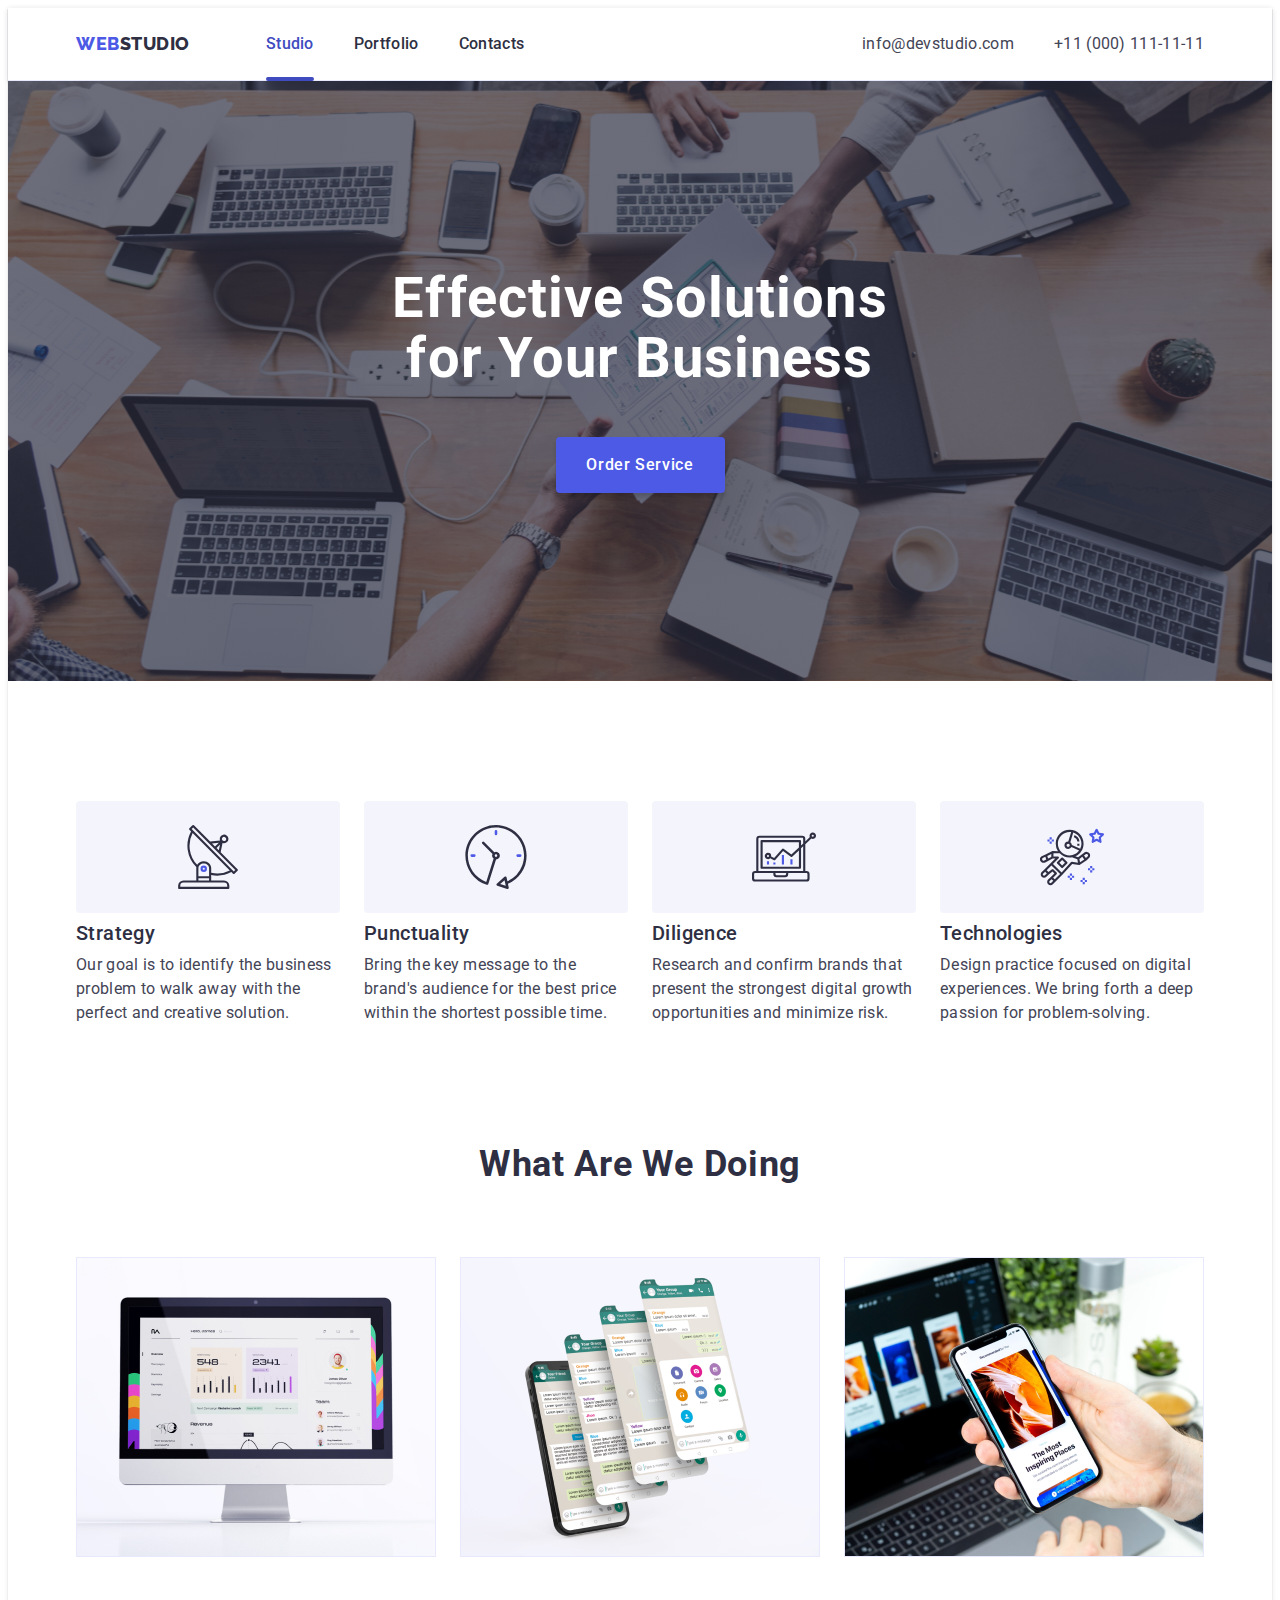
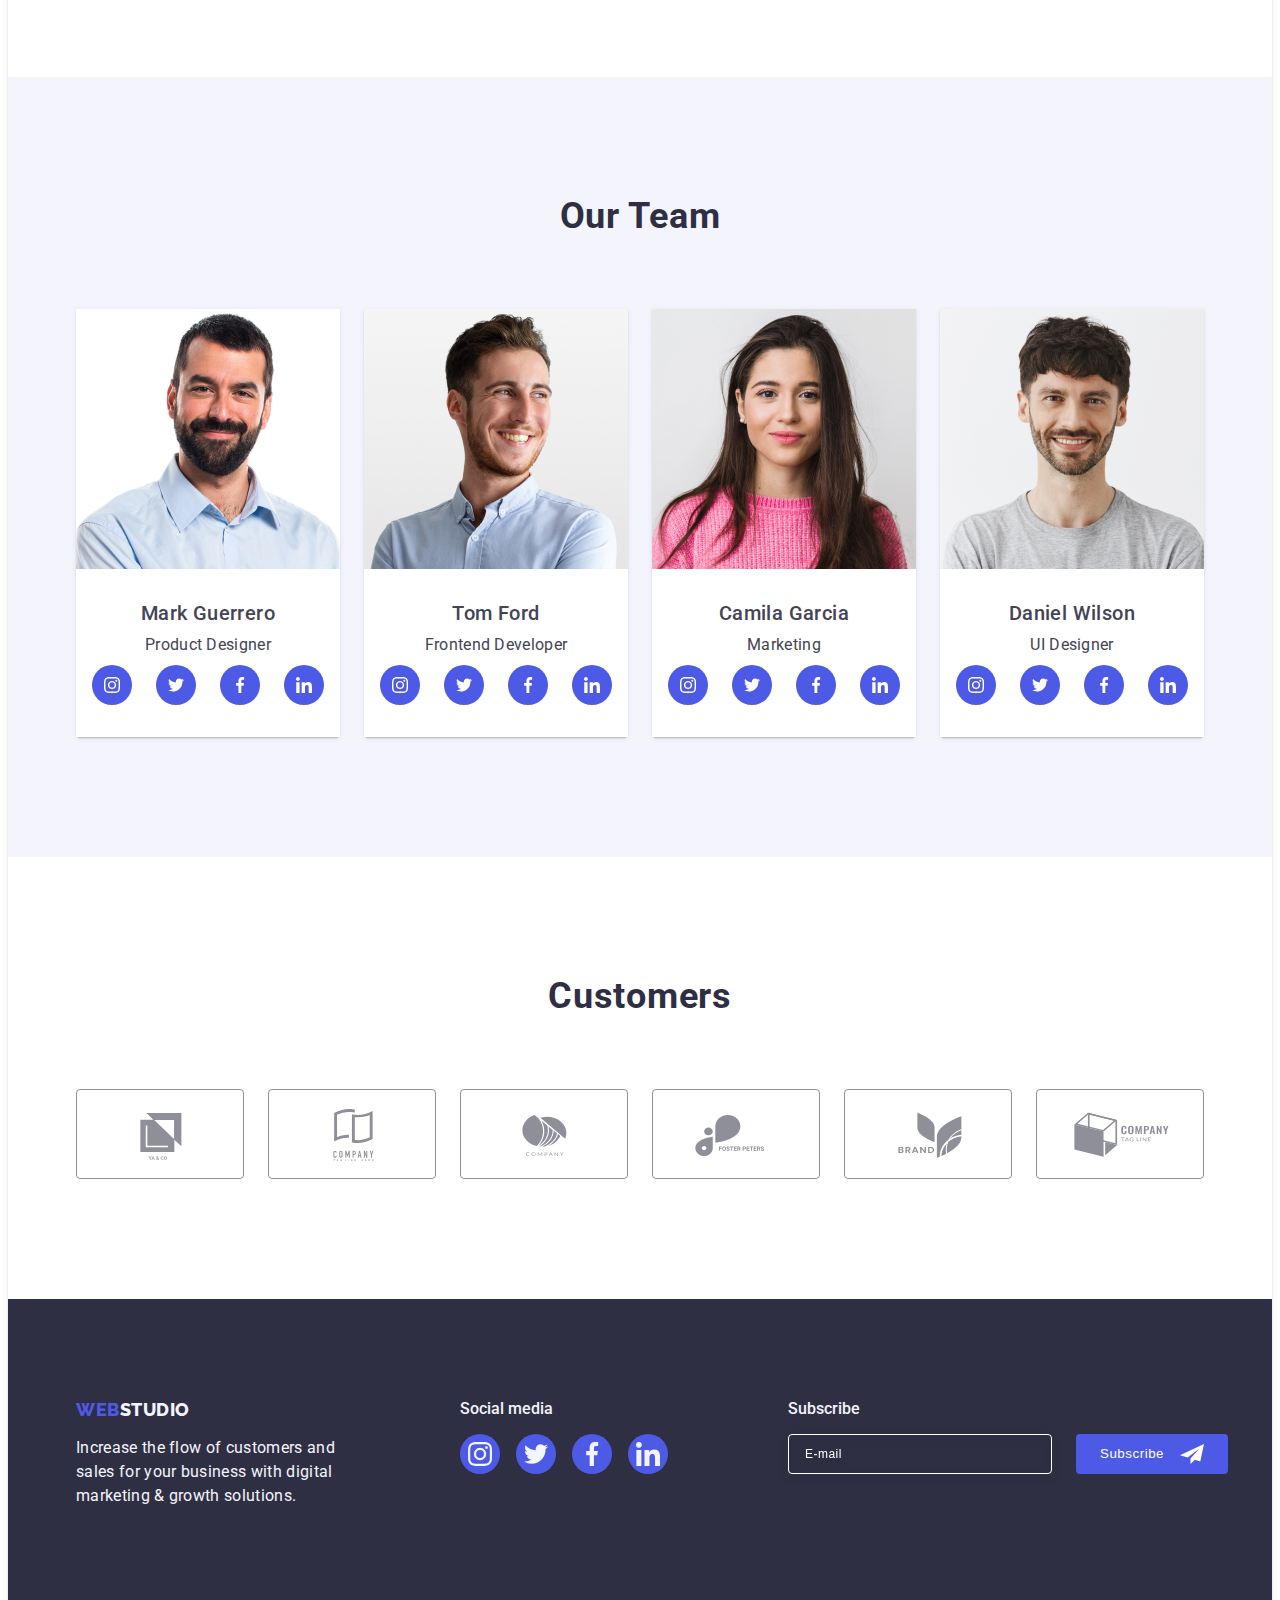
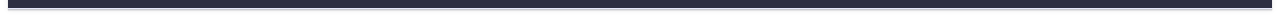
<file: index.html>
<!DOCTYPE html>
<html lang="en">
  <head>
    <meta charset="UTF-8">
    <meta http-equiv="X-UA-Compatible" content="IE=edge">
    <meta name="viewport" content="width=device-width, initial-scale=1.0">
    <title>Студія</title>
    <link rel="preconnect" href="https://fonts.googleapis.com">
    <link rel="preconnect" href="https://fonts.gstatic.com" crossorigin>
    <link
      href="https://fonts.googleapis.com/css2?family=Raleway:wght@800&family=Roboto:wght@400;500;700;900&display=swap"
      rel="stylesheet"/>
    <link rel="stylesheet"
      href="https://cdnjs.cloudflare.com/ajax/libs/modern-normalize/1.1.0/modern-normalize.min.css"
      integrity="sha512-wpPYUAdjBVSE4KJnH1VR1HeZfpl1ub8YT/NKx4PuQ5NmX2tKuGu6U/JRp5y+Y8XG2tV+wKQpNHVUX03MfMFn9Q=="
      crossorigin="anonymous" referrerpolicy="no-referrer" />
    <link rel="stylesheet" href="./css/styles.css"/>

  </head>
  <body>
    <!-- Header -->
    <header class="header">
      <header class="header">
        <div class="container container-header">
          <nav class="header-navigation link">
            <a href="./index.html"
              class="header-logo link">Web<span
                class="header-logostudio">Studio</span></a>
            <ul class="header-list list">
              <li class="header-item "><a class="header-link link current"
                  href="./index.html">Studio</a></li>
              <li class="header-item link"><a class="header-link link"
                  href="./portfolio.html">Portfolio</a></li>
              <li class="header-item"><a class="header-link link"
                  href="">Contacts</a></li>
            </ul>
          </nav>
          <address class="address">
            <ul class="header-list list">
              <li class="header-item"><a class="contact-link link"
                  href="mailto:info@devstudio.com">info@devstudio.com</a></li>
              <li class="header-item phone"><a class="contact-link
                  link "
                  href="tel:+110001111111">+11
                  (000) 111-11-11</a></li>
            </ul>
          </address>
        </div>
      </header>
      <main>
        <section class="hero">
          <div class="container">
            <h1 class="hero-title">Effective Solutions
              for Your Business</h1>
            <button class="hero-btn" type="button" data-modal-open>Order Service</button>
          </div>
        </section>
        <!-- ABOUT -->
        <section class="about">
          <div class="container">
            <ul class="about-list list">
              <li class="about-item">
                <div class="container-icon">
                  <svg class="svg-icon" width="64px" height="64px">
                    <use href="./images/icons.svg#icon-antenna-1"></use>
                  </svg>
                </div>
                <h3 class="about-subtitle">Strategy</h3>
                <p class="about-text">
                  Our goal is to identify the business problem to
                  walk away with
                  the
                  perfect and creative solution.
                </p>
              </li>
              <li class="about-item">
                <div class="container-icon">
                  <svg class="svg-icon" width="64px" height="64px">
                    <use href="./images/icons.svg#icon-clock-1"></use>
                  </svg>
                </div>
                <h3 class="about-subtitle">Punctuality</h3>
                <p class="about-text">
                  Bring the key message to the brand's audience
                  for the best price
                  within the shortest possible time.
                </p>
              </li>
              <li class="about-item">
                <div class="container-icon">
                  <svg class="svg-icon" width="64px" height="64px">
                    <use href="./images/icons.svg#icon-diagram-1"></use>
                  </svg>
                </div>
                <h3 class="about-subtitle">Diligence</h3>
                <p class="about-text">
                  Research and confirm brands that present the
                  strongest digital
                  growth opportunities and minimize risk.
                </p>
              </li>
              <li class="about-item">
                <div class="container-icon">
                  <svg class="svg-icon" width="64px" height="64px">
                    <use href="./images/icons.svg#icon-astronaut-1"></use>
                  </svg>
                </div>
                <h3 class="about-subtitle">Technologies</h3>

                <p class="about-text">
                  Design practice focused on digital experiences.
                  We bring forth a
                  deep passion for problem-solving.
                </p>
              </li>
            </ul>
          </div>
        </section>
        <!-- PRODUCTS -->
        <section class="products">
          <div class="container">
            <h2 class="products-title">What are we doing</h2>
            <ul class="products-list list">
              <li class="products-item">
                <img
                  src="./images/img1.jpg"
                  alt="technology"
                  width="360"
                  height="300"
                  />
              </li>
              <li class="products-item">
                <img
                  src="./images/img2.jpg"
                  alt="technology"
                  width="360"
                  height="300"
                  />
              </li>
              <li class="products-item">
                <img
                  src="./images/img3.jpg"
                  alt="technology"
                  width="360"
                  height="300"
                  />
              </li>
            </ul>
          </div>
        </section>
        <!-- TEAM  -->
        <section class="team">
          <div class="container">
            <h2 class="team-title">Our Team</h2>
            <ul class="team-list list">
              <li class="team-item">
                <img src="./images/mark1.jpg" alt="it" width="264"
                  height="260" />
                <div class="team-card">
                  <h3 class="team-subtitle">Mark Guerrero</h3>
                  <p class="team-text">Product Designer</p>
                  <ul class="team-social-list list">
                    <li class="team-social-item"><a href=""
                        class="team-social-link link"> <svg
                          class="team-social-icon"
                          width="16" height="16">
                          <use
                            href="./images/icons.svg#icon-instagram">
                          </use>
                        </svg>
                      </a></li>
                    <li class="team-social-item"><a href=""
                        class="team-social-link link"><svg
                          class="team-social-icon"
                          width="16" height="16">
                          <use
                            href="./images/icons.svg#icon-twitter">
                          </use>
                        </svg> </a></li>
                    <li class="team-social-item"><a href=""
                        class="team-social-link link"> <svg
                          class="team-social-icon"
                          width="16" height="16">
                          <use
                            href="./images/icons.svg#icon-facebook">
                          </use>
                        </svg></a></li>
                    <li class="team-social-item"><a href=""
                        class="team-social-link link"><svg
                          class="team-social-icon"
                          width="16" height="16">
                          <use
                            href="./images/icons.svg#icon-linkedin">
                          </use>
                        </svg></a></li>

                  </ul>
                </div>
              </li>
              <li class="team-item">
                <img src="./images/tom1.jpg" alt="it" width="264"
                  height="260"
                  />
                <div class="team-card">
                  <h3 class="team-subtitle">Tom Ford</h3>
                  <p class="team-text">Frontend Developer</p>
                  <ul class="team-social-list list">
                    <li class="team-social-item"><a href=""
                        class="team-social-link link"> <svg
                          class="team-social-icon"
                          width="16" height="16">
                          <use
                            href="./images/icons.svg#icon-instagram">
                          </use>
                        </svg>
                      </a></li>
                    <li class="team-social-item"><a href=""
                        class="team-social-link link"><svg
                          class="team-social-icon"
                          width="16" height="16">
                          <use
                            href="./images/icons.svg#icon-twitter">
                          </use>
                        </svg> </a></li>
                    <li class="team-social-item"><a href=""
                        class="team-social-link link"> <svg
                          class="team-social-icon"
                          width="16" height="16">
                          <use
                            href="./images/icons.svg#icon-facebook">
                          </use>
                        </svg></a></li>
                    <li class="team-social-item"><a href=""
                        class="team-social-link link"><svg
                          class="team-social-icon"
                          width="16" height="16">
                          <use
                            href="./images/icons.svg#icon-linkedin">
                          </use>
                        </svg></a></li>

                  </ul>
                </div>
              </li>
              <li class="team-item">
                <img src="./images/camila1.jpg" alt="it" width="264"
                  height="260"
                  />
                <div class="team-card">
                  <h3 class="team-subtitle">Camila Garcia</h3>
                  <p class="team-text">Marketing</p>
                  <ul class="team-social-list list">
                    <li class="team-social-item"><a href=""
                        class="team-social-link link"> <svg
                          class="team-social-icon"
                          width="16" height="16">
                          <use
                            href="./images/icons.svg#icon-instagram">
                          </use>
                        </svg>
                      </a></li>
                    <li class="team-social-item"><a href=""
                        class="team-social-link link"><svg
                          class="team-social-icon"
                          width="16" height="16">
                          <use
                            href="./images/icons.svg#icon-twitter">
                          </use>
                        </svg> </a></li>
                    <li class="team-social-item"><a href=""
                        class="team-social-link link"> <svg
                          class="team-social-icon"
                          width="16" height="16">
                          <use
                            href="./images/icons.svg#icon-facebook">
                          </use>
                        </svg></a></li>
                    <li class="team-social-item"><a href=""
                        class="team-social-link link"><svg
                          class="team-social-icon"
                          width="16" height="16">
                          <use
                            href="./images/icons.svg#icon-linkedin">
                          </use>
                        </svg></a></li>

                  </ul>
                </div>
              </li>
              <li class="team-item">
                <img src="./images/daniel1.jpg" alt="it" width="264"
                  height="260"
                  />
                <div class="team-card">
                  <h3 class="team-subtitle">Daniel Wilson</h3>
                  <p class="team-text">UI Designer</p>
                  <ul class="team-social-list list">
                    <li class="team-social-item"><a href=""
                        class="team-social-link link"> <svg
                          class="team-social-icon"
                          width="16" height="16">
                          <use
                            href="./images/icons.svg#icon-instagram">
                          </use>
                        </svg>
                      </a></li>
                    <li class="team-social-item"><a href=""
                        class="team-social-link link"><svg
                          class="team-social-icon"
                          width="16" height="16">
                          <use
                            href="./images/icons.svg#icon-twitter">
                          </use>
                        </svg> </a></li>
                    <li class="team-social-item"><a href=""
                        class="team-social-link link"> <svg
                          class="team-social-icon"
                          width="16" height="16">
                          <use
                            href="./images/icons.svg#icon-facebook">
                          </use>
                        </svg></a></li>
                    <li class="team-social-item"><a href=""
                        class="team-social-link link"><svg
                          class="team-social-icon"
                          width="16" height="16">
                          <use
                            href="./images/icons.svg#icon-linkedin">
                          </use>
                        </svg></a></li>

                  </ul>
                </div>
              </li>
            </ul>
          </div>
        </section>
        <!-- Customer -->
        <section class="Customers">
          <div class="container">
            <h2 class="Customers-title">Customers</h2>
            <ul class="customers-list list">
              <li class="costumer-item">
                <a href="" class="customers-link link">
                  <svg class="custumers-icon" width="104px" height="56px">
                    <use href="./images/icons.svg#icon-Logo1"></use>
                  </svg>
                </a></li>
              <li class="costumer-item">
                <a href="" class="customers-link link"><svg
                    class="custumers-icon" width="104"
                    height="56 ">
                    <use href="./images/icons.svg#icon-Logo2">

                    </use>
                  </svg></a></li>
              <li class="costumer-item">
                <a href="" class="customers-link"><svg
                    class="custumers-icon " width="104"
                    height="56 ">
                    <use href="./images/icons.svg#icon-Logo3">

                    </use>
                  </svg></a></li>
              <li class="costumer-item">
                <a href="" class="customers-link"><svg
                    class="custumers-icon " width="104"
                    height="56 ">
                    <use href="./images/icons.svg#icon-Logo4">

                    </use>
                  </svg></a></li>
              <li class="costumer-item">
                <a href="" class="customers-link"><svg
                    class="custumers-icon " width="104"
                    height="56 ">
                    <use href="./images/icons.svg#icon-Logo5">

                    </use>
                  </svg></a></li>
              <li class="costumer-item">
                <a href="" class="customers-link"><svg
                    class="custumers-icon " width="104"
                    height="56 ">
                    <use href="./images/icons.svg#icon-Logo6">

                    </use>
                  </svg></a></li>

            </ul>

          </div>
        </section>


        <!-- FOOTER -->
      </main>
      <footer class="footer">
        <div class="container footer-container">
          <div class="footer-information">
            <a href="./index.html" class="footer-logo link ">Web<span
                class="footer-logostudio">Studio</span>
            </a>
            <p class="footer-text">
              Increase the flow of customers and
              sales for your business with
              digital
              marketing & growth solutions.
            </p>
          </div>
          <div class="footer-social">
            <p class="social-text text">Social media</p>
            <ul class="social-list list">
              <li class="social-item">
                <a href="" class="social-link social-footer">
                  <svg class="social-icon" width="24px" height="24px">
                    <use href="./images/icons.svg#icon-instagram"></use>
                  </svg>
                </a>
              </li>
              <li class="social-item">
                <a href="" class="social-link social-footer">
                  <svg class="social-icon" width="24px" height="24px">
                    <use href="./images/icons.svg#icon-twitter"></use>
                  </svg>
                </a>
              </li>
              <li class="social-item">
                <a href="" class="social-link social-footer">
                  <svg class="social-icon" width="24px" height="24px">
                    <use href="./images/icons.svg#icon-facebook"></use>
                  </svg>
                </a>
              </li>
              <li class="social-item">
                <a href="" class="social-link social-footer">
                  <svg class="social-icon" width="24px" height="24px">
                    <use href="./images/icons.svg#icon-linkedin"></use>
                  </svg>
                </a>
              </li>
            </ul>
          </div>
          <div class="footer-subscribe">
            <p class="subscribe-text text">Subscribe</p>
            <form name="subscribe-form" class="subscribe-form">
              <label class="subscribe-form-field">
                <input
                  type="email"
                  name="user_mail"
                  class="subscribe-form-input"
                  required
                  placeholder="E-mail"
                  />
              </label>
              <button type="submit" class="subscribe-form-submit">
                Subscribe
                <svg class="subscribe-form-icon" width="24px" height="24px">
                  <use href="./images/icons.svg#icon-Frame-3"></use>
                </svg>
              </button>
            </form>
          </div>
        </div>
      </footer>
      <div class="backdrop is-hidden" data-modal>
        <div class="modal">
          <button type="button" class="modal-button" data-modal-close>
            <svg class="modal-button-icon" width="8px" height="8px">
              <use href="./images/icons.svg#icon-close-black-18dp-2-1"></use>
            </svg>
          </button>
          <p class="modal-title">Leave your contacts and we will call you back</p>
          <form class="modal-form">
            <label class="modal-label">

              <span class="modal-form-description">Name</span>
              <span class="input-wrap">
                <input type="text"
                  name="user-name"
                  class="modal-input"
                  placeholder=""
                  required>
                <svg class="modal-icon" width="18" height="18">
                  <use href="./images/icons.svg#icon-person-black-18dp-1"></use>
                </svg>
              </span>
            </label>
            <label class="modal-label">
              <span class="modal-form-description">Phone</span>
              <span class="input-wrap">
                <input type="tel"
                  name="user-tel"
                  class="modal-input"
                  placeholder=""
                  required>
                <svg class="modal-icon" width="18" height="24">
                  <use href="./images/icons.svg#icon-phone-black-18dp-1"></use>
                </svg>
              </span>
            </label>
            <label class="modal-label">
              <span class="modal-form-description">Mail</span>
              <span class="input-wrap">
                <input type="email"
                  name="user-email"
                  class="modal-input"
                  placeholder=""
                  required>
                <svg class="modal-icon" width="18" height="24">
                  <use href="./images/icons.svg#icon-email-black-18dp-1"></use>
                </svg>
              </span>

            </label>
            <label class="modal-form-field">
              <span class="modal-form-description">Comment</span>
              <textarea
                name="user_message"
                class="modal-form-message"
                placeholder="Text input"></textarea>
            </label>
            <label for="user-policy" class="modal-form-policy-field">
              <input
                id="user-policy"
                type="checkbox"
                name="user_policy"
                class="modal-form-policy visually-hidden"
                required
                />
              <span class="modal-form-policy-checkbox">
                <svg class="checkbox-icon" width="16" height="16">
                  <use href="./images/icons.svg#icon-Vector"></use>
                </svg>
              </span>
              I accept the terms and conditions of the&nbsp;
              <a href="">Privacy Policy</a>
            </label>
            <button type="submit" class="modal-form-submit">Send</button>
          </form>
        </div>
      </div>
      <script src="./js/modal.js"></script>
    </body>
  </html>
</file>
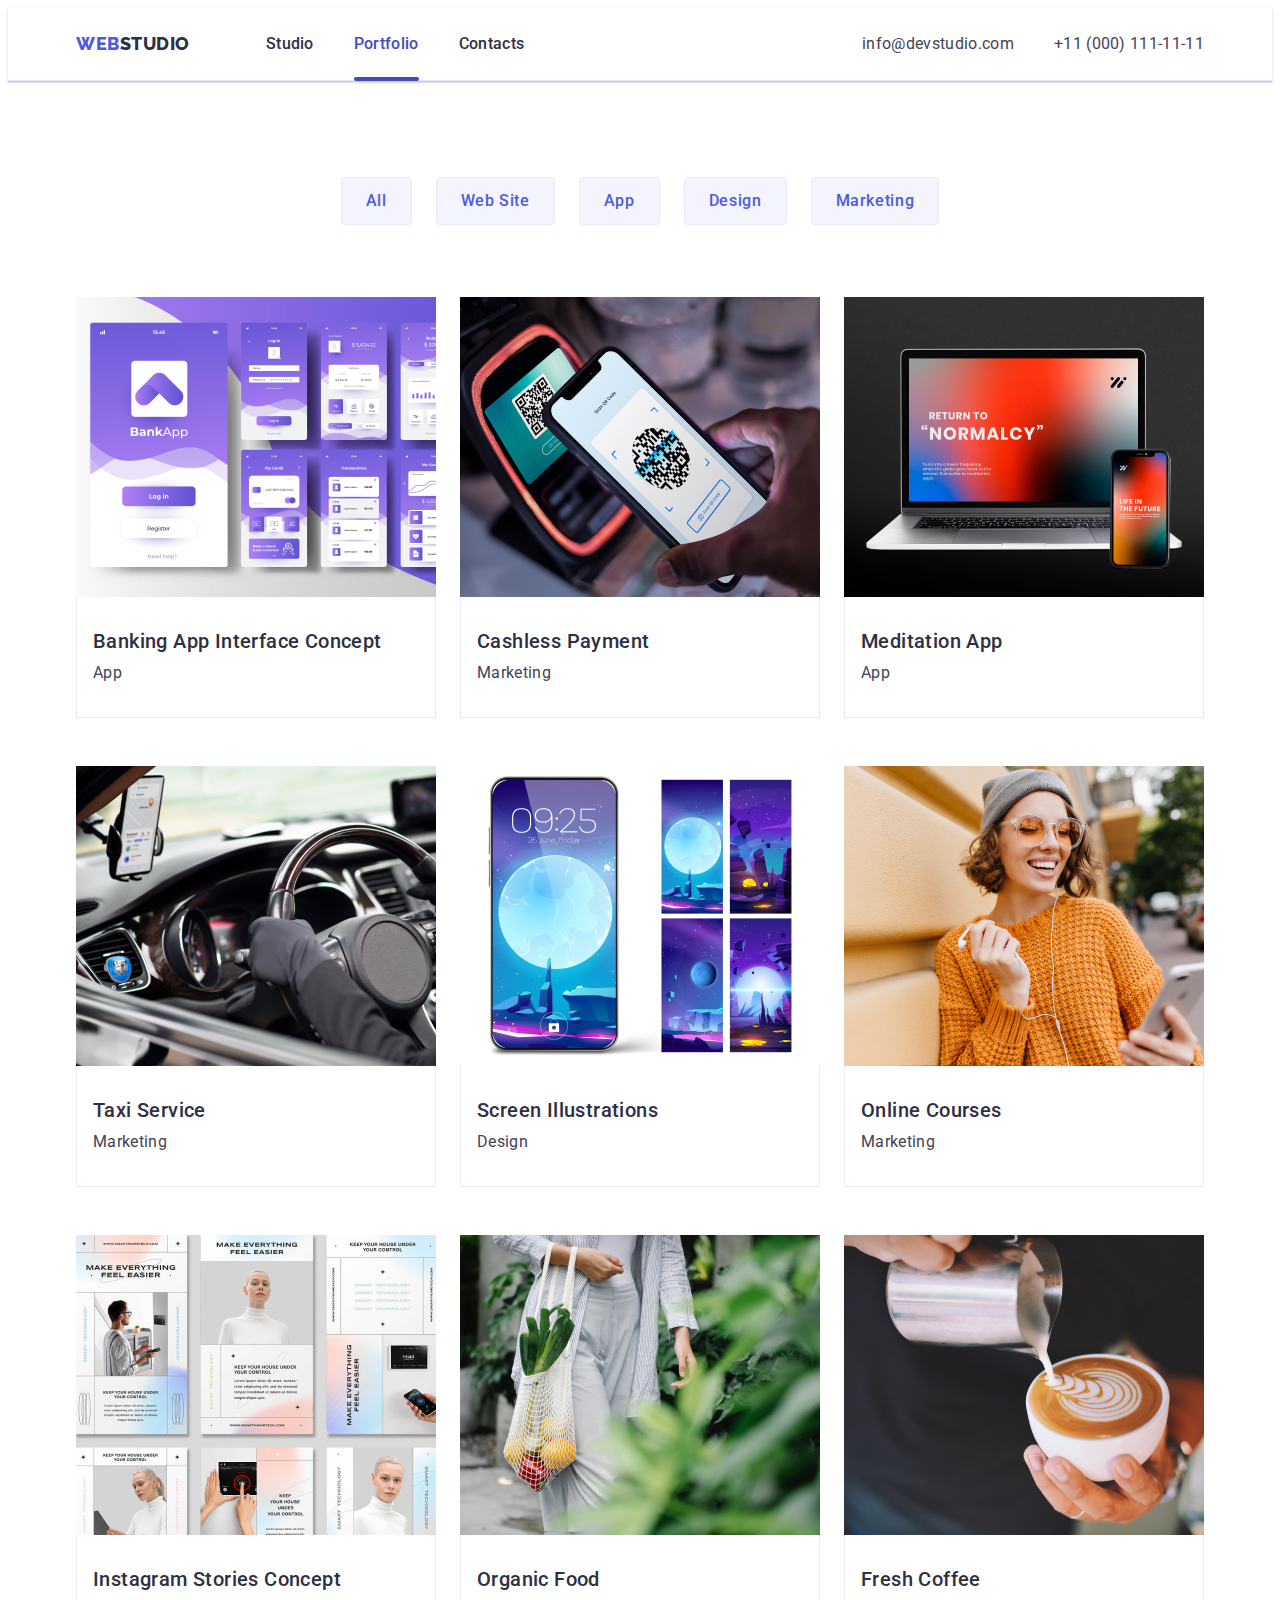
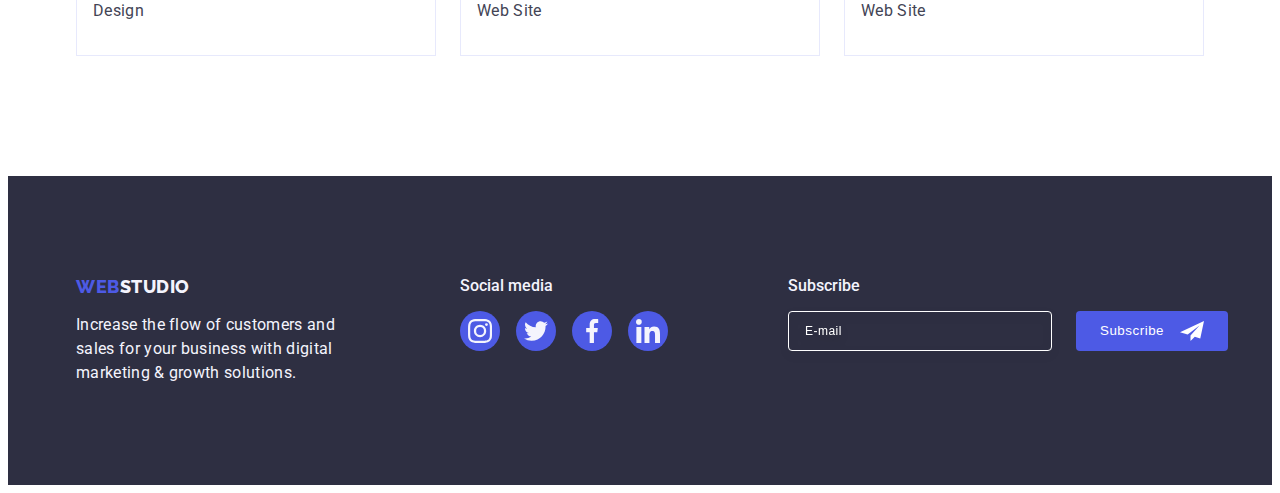
<file: portfolio.html>
<!DOCTYPE html>
<html lang="en">
  <head>
    <meta charset="UTF-8">
    <meta http-equiv="X-UA-Compatible" content="IE=edge">
    <meta name="viewport" content="width=device-width, initial-scale=1.0">
    <title>Портфолио</title>
    <link rel="preconnect" href="https://fonts.googleapis.com">
    <link rel="preconnect" href="https://fonts.gstatic.com" crossorigin>
    <link
      href="https://fonts.googleapis.com/css2?family=Raleway:wght@800&family=Roboto:wght@400;500;700;900&display=swap"
      rel="stylesheet"/>
    <link rel="stylesheet"
      href="https://cdnjs.cloudflare.com/ajax/libs/modern-normalize/1.1.0/modern-normalize.min.css"
      integrity="sha512-wpPYUAdjBVSE4KJnH1VR1HeZfpl1ub8YT/NKx4PuQ5NmX2tKuGu6U/JRp5y+Y8XG2tV+wKQpNHVUX03MfMFn9Q=="
      crossorigin="anonymous" referrerpolicy="no-referrer" />
    <link rel="stylesheet" href="./css/styles.css"/>

  </head>
  <body>
    <header class="header">
      <div class="container container-header">
        <nav class="header-navigation link">
          <a href="./index.html"
            class="header-logo link">Web<span
              class="header-logostudio">Studio</span></a>
          <ul class="header-list list">
            <li class="header-item "><a class="header-link link"
                href="./index.html">Studio</a></li>
            <li class="header-item link"><a class="header-link link current"
                href="./portfolio.html">Portfolio</a></li>
            <li class="header-item"><a class="header-link link"
                href="">Contacts</a></li>
          </ul>
        </nav>
        <address class="address">
          <ul class="header-list list">
            <li class="header-item"><a class="contact-link link"
                href="mailto:info@devstudio.com">info@devstudio.com</a></li>
            <li class="header-item phone"><a class="contact-link link "
                href="tel:+110001111111">+11
                (000) 111-11-11</a></li>
          </ul>
        </address>
      </div>
    </header>
    <main>

      <section class="gallery">
        <div class="container">
          <h1 class="hidden-text visually-hidden">Gallery</h1>
          <ul class="filter-list-gallery list">
            <li class="filter-gallery-item">
              <button class="filter-btn-text btn1" type="button">All</button>
            </li>
            <li class="filter-gallery-item">
              <button class="filter-btn-text btn1" type="button">Web Site</button>
            </li>
            <li class="filter-gallery-item">
              <button class="filter-btn-text btn1" type="button">App</button>
            </li>
            <li class="filter-gallery-item ">
              <button class="filter-btn-text btn1" type="button">Design</button>
            </li>
            <li class="filter-gallery-item">
              <button class="filter-btn-text btn1" type="button">Marketing</button>
            </li>
          </ul>
          <ul class="gallery-list list">
            <li class="gallery-item">
              <a class="gallery-link link" href="">
                <div class="gallery-thumb">
                  <img
                    src="./images/banking.jpg"
                    alt="cervices"
                    width="360"
                    height="300"
                    />
                  <div class="category-overlay">
                    <p class="overlay-text">
                      14 Stylish and User-Friendly App Design Concepts · Task
                      Manager App · Calorie Tracker App · Exotic Fruit Ecommerce
                      App · Cloud Storage App
                    </p>
                  </div>
                </div>
                <div class="category-card">
                  <h2 class="gallery-title">Banking App Interface Concept</h2>
                  <p class="gallery-text">App</p>
                </div>
              </a>
            </li>
            <li class="gallery-item">
              <a class="gallery-link link" href="">
                <div class="gallery-thumb">
                  <img
                    src="./images/cashless.jpg"
                    alt="cervices"
                    width="360"
                    height="300"
                    />
                  <div class="category-overlay">
                    <p class="overlay-text">
                      14 Stylish and User-Friendly App Design Concepts · Task
                      Manager App · Calorie Tracker App · Exotic Fruit Ecommerce
                      App · Cloud Storage App
                    </p>
                  </div>
                </div>
                <div class="category-card">
                  <h2 class="gallery-title">Cashless Payment</h2>
                  <p class="gallery-text">Marketing</p>
                </div>
              </a>
            </li>
            <li class="gallery-item">
              <a class="gallery-link link" href="">
                <div class="gallery-thumb">
                  <img
                    src="./images/meditation.jpg"
                    alt="cervices"
                    width="360"
                    height="300"
                    />
                  <div class="category-overlay">
                    <p class="overlay-text">
                      14 Stylish and User-Friendly App Design Concepts · Task
                      Manager App · Calorie Tracker App · Exotic Fruit Ecommerce
                      App · Cloud Storage App
                    </p>
                  </div>
                </div>
                <div class="category-card">
                  <h2 class="gallery-title">Meditation App</h2>
                  <p class="gallery-text">App</p>
                </div>
              </a>

            </li>

            <li class="gallery-item">
              <a class="gallery-link link" href="">
                <div class="gallery-thumb">
                  <img
                    src="./images/taxi.jpg"
                    alt="cervices"
                    width="360"
                    height="300"
                    />
                  <div class="category-overlay">
                    <p class="overlay-text">
                      14 Stylish and User-Friendly App Design Concepts · Task
                      Manager App · Calorie Tracker App · Exotic Fruit Ecommerce
                      App · Cloud Storage App
                    </p>
                  </div>
                </div>
                <div class="category-card">
                  <h2 class="gallery-title">Taxi Service</h2>
                  <p class="gallery-text">Marketing</p>
                </div>
              </a>

            </li>
            <li class="gallery-item">
              <a class="gallery-link link" href="">
                <div class="gallery-thumb">
                  <img
                    src="./images/scren.jpg"
                    alt="cervices"
                    width="360"
                    height="300"
                    />
                  <div class="category-overlay">
                    <p class="overlay-text">
                      14 Stylish and User-Friendly App Design Concepts · Task
                      Manager App · Calorie Tracker App · Exotic Fruit Ecommerce
                      App · Cloud Storage App
                    </p>
                  </div>
                </div>
                <div class="category-card">
                  <h2 class="gallery-title">Screen Illustrations</h2>
                  <p class="gallery-text">Design</p>
                </div>
              </a>

            </li>
            <li class="gallery-item">
              <a class="gallery-link link" href="">
                <div class="gallery-thumb">
                  <img
                    src="./images/online.jpg"
                    alt="cervices"
                    width="360"
                    height="300"
                    />
                  <div class="category-overlay">
                    <p class="overlay-text">
                      14 Stylish and User-Friendly App Design Concepts · Task
                      Manager App · Calorie Tracker App · Exotic Fruit Ecommerce
                      App · Cloud Storage App
                    </p>
                  </div>
                </div>
                <div class="category-card">
                  <h2 class="gallery-title">Online Courses</h2>
                  <p class="gallery-text">Marketing</p>
                </div>
              </a>
            </li>
            <li class="gallery-item">
              <a class="gallery-link link" href="">
                <div class="gallery-thumb">
                  <img
                    src="./images/insta.jpg"
                    alt="cervices"
                    width="360"
                    height="300"
                    />
                  <div class="category-overlay">
                    <p class="overlay-text">
                      14 Stylish and User-Friendly App Design Concepts · Task
                      Manager App · Calorie Tracker App · Exotic Fruit Ecommerce
                      App · Cloud Storage App
                    </p>
                  </div>
                </div>
                <div class="category-card">
                  <h2 class="gallery-title">Instagram Stories Concept</h2>
                  <p class="gallery-text">Design</p>
                </div>
              </a>
            </li>
            <li class="gallery-item">
              <a class="gallery-link link" href="">
                <div class="gallery-thumb">
                  <img
                    src="./images/organig.jpg"
                    alt="cervices"
                    width="360"
                    height="300"
                    />
                  <div class="category-overlay">
                    <p class="overlay-text">
                      14 Stylish and User-Friendly App Design Concepts · Task
                      Manager App · Calorie Tracker App · Exotic Fruit Ecommerce
                      App · Cloud Storage App
                    </p>
                  </div>
                </div>
                <div class="category-card">
                  <h2 class="gallery-title">Organic Food</h2>
                  <p class="gallery-text">Web Site</p>
                </div>
              </a>
            </li>
            <li class="gallery-item">
              <a class="gallery-link link" href="">
                <div class="gallery-thumb">
                  <img
                    src="./images/fresh.jpg"
                    alt="cervices"
                    width="360"
                    height="300"
                    />
                  <div class="category-overlay">
                    <p class="overlay-text">
                      14 Stylish and User-Friendly App Design Concepts · Task
                      Manager App · Calorie Tracker App · Exotic Fruit Ecommerce
                      App · Cloud Storage App
                    </p>
                  </div>
                </div>
                <div class="category-card">

                  <h2 class="gallery-title">Fresh Coffee</h2>
                  <p class="gallery-text">Web Site</p>
                </div>
              </a>
            </li>
          </ul>
        </div>
      </section>

    </main>

    <!-- FOOTER -->

    <footer class="footer">
      <div class="container footer-container">
        <div class="footer-information">
          <a href="./index.html" class="footer-logo link ">Web<span
              class="footer-logostudio">Studio</span>
          </a>
          <p class="footer-text">
            Increase the flow of customers and
            sales for your business with
            digital
            marketing & growth solutions.
          </p>
        </div>
        <div class="footer-social">
          <p class="social-text text">Social media</p>
          <ul class="social-list list">
            <li class="social-item">
              <a href="" class="social-link social-footer">
                <svg class="social-icon" width="24px" height="24px">
                  <use href="./images/icons.svg#icon-instagram"></use>
                </svg>
              </a>
            </li>
            <li class="social-item">
              <a href="" class="social-link social-footer">
                <svg class="social-icon" width="24px" height="24px">
                  <use href="./images/icons.svg#icon-twitter"></use>
                </svg>
              </a>
            </li>
            <li class="social-item">
              <a href="" class="social-link social-footer">
                <svg class="social-icon" width="24px" height="24px">
                  <use href="./images/icons.svg#icon-facebook"></use>
                </svg>
              </a>
            </li>
            <li class="social-item">
              <a href="" class="social-link social-footer">
                <svg class="social-icon" width="24px" height="24px">
                  <use href="./images/icons.svg#icon-linkedin"></use>
                </svg>
              </a>
            </li>
          </ul>
        </div>
        <div class="footer-subscribe">
          <p class="subscribe-text text">Subscribe</p>
          <form name="subscribe-form" class="subscribe-form">
            <label class="subscribe-form-field">
              <input
                type="email"
                name="user_mail"
                class="subscribe-form-input"
                required
                placeholder="E-mail"
                />
            </label>
            <button type="submit" class="subscribe-form-submit">
              Subscribe
              <svg class="subscribe-form-icon" width="24px" height="24px">
                <use href="./images/icons.svg#icon-Frame-3"></use>
              </svg>
            </button>
          </form>
        </div>
      </div>
    </footer>
  </body>
</html>
</file>
<file: css/styles.css>
:root {
  --main-background-color: #ffffff;
  --second-color: #4d5ae5;
  --logo-color: #2e2f42;
  --text-color: #434455;
  --hover-color: #404bbf;
  --light-color: #f4f4fd;
  --accent-color: #e7e9fc;
  --subtle-text-color: #8e8f99;
  --success-color: #31d0aa;
  --modal-overlay-color: rgba(46, 47, 66, 0.4);
  --typical-transition: 250ms cubic-bezier(0.4, 0, 0.2, 1);
  --modal-background-color: #fcfcfc;
  --modal-overlay-color: rgba(46, 47, 66, 0.4);
}
body {
  font-family: "Roboto", sans-serif;
  color: var(--text-color);
  background-color: var(--main-background-color);
}

p,
h1,
h2,
h3,
h4,
h5,
h6 {
  margin: 0;
}
img {
  display: block;
  max-width: 100%;
  height: auto;
  width: 100%;
}

* {
  box-sizing: border-box;
}

.container {
  /* width: 1158px; */
  width: 100%;
  padding-left: 15px;
  padding-right: 15px;

  margin: 0 auto;
}

.section {
  /* padding-top: 120px;
  padding-bottom: 120px; */
}
.visually-hidden {
  position: absolute;
  width: 1px;
  height: 1px;
  margin: -1px;
  border: 0;
  padding: 0;
  white-space: nowrap;
  clip-path: inset(100%);
  clip: rect(0 0 0 0);
  overflow: hidden;
}
ul {
  margin: 0;
  padding-left: 0;
}

.link {
  text-decoration: none;
}

.list {
  list-style: none;
}
/* Header */

.header {
  border-bottom: 1px solid #e7e9fc;
  box-shadow: 0px 2px 1px rgba(46, 47, 66, 0.08),
    0px 1px 1px rgba(46, 47, 66, 0.16), 0px 1px 6px rgba(46, 47, 66, 0.08);
}
.header-navigation {
  display: flex;
  align-items: center;
}

.container-header {
  align-items: center;
  display: flex;
}

.header-logo {
  font-family: "Raleway", sans-serif;
  font-style: normal;
  font-weight: 800;
  font-size: 18px;
  line-height: 1.17;
  align-items: center;
  letter-spacing: 0.03em;
  text-transform: uppercase;
  color: var(--second-color);
  margin-right: 76px;
}

.header-logostudio {
  color: var(--logo-color);
}

.header-list {
  font-family: "Roboto";
  font-style: normal;
  font-weight: 500;
  font-size: 16px;
  line-height: 1.5;
  letter-spacing: 0.02em;
  color: var(--second-color);
  display: flex;
  gap: 40px;
}
.header-item {
  background-color: var(--main-background-color);
}
.header-link {
  position: relative;

  display: block;
  padding-top: 24px;
  padding-bottom: 24px;
  font-weight: 500;
  font-size: 16px;
  line-height: 1.5;
  letter-spacing: 0.02em;
  color: var(--logo-color);

  transition: color var(--typical-transition);
}

.header-link:hover {
  color: var(--hover-color);
}

.header-link:focus {
  color: var(--hover-color);
}
.contact-link {
  font-weight: 400;
  font-size: 16px;
  line-height: 1.5;
  letter-spacing: 0.02em;
  color: var(--text-color);
  transition: color var(--typical-transition);
}

.phone {
}

.contact-link:hover {
  color: var(--hover-color);
}

.contact-link:focus {
  color: var(--hover-color);
}

.address {
  font-family: "Roboto", sans-serif;
  font-style: normal;
  font-size: 16px;
  line-height: 1.5;
  letter-spacing: 0.02em;
  color: var(--text-color);
  margin-left: auto;
}
.current {
  color: var(--hover-color);
}

.current::after {
  content: "";

  position: absolute;
  left: 0;
  bottom: -1px;

  display: block;
  width: 100%;
  height: 4px;
  border-radius: 2px;
  background-color: var(--hover-color);
}

/**_______________HERO_______________**/

.hero {
  max-width: 1440px;
  margin-right: auto;
  margin-left: auto;
  background-color: var(--logo-color);
  text-align: center;
  padding: 188px 0;
  background-image: linear-gradient(
      rgba(46, 47, 66, 0.7),
      rgba(46, 47, 66, 0.7)
    ),
    url(../images/hero1.jpg);
  background-repeat: no-repeat;
  background-position: center;
  background-size: cover;
}

.hero-title {
  font-weight: 700;
  font-size: 56px;
  line-height: 1.07;
  text-align: center;
  letter-spacing: 0.02em;
  color: var(--main-background-color);
  width: 496px;
  margin: 0 auto;
  margin-bottom: 48px;
}

.hero-btn {
  min-width: 169px;
  height: 56px;
  font-family: inherit;
  font-weight: 500;
  font-size: 16px;
  line-height: 1.5;

  letter-spacing: 0.04em;
  color: var(--main-background-color);
  background: var(--second-color);
  cursor: pointer;
  box-shadow: 0px 4px 4px rgba(0, 0, 0, 0.15);
  border-radius: 4px;
  border: transparent;
  transition: background-color var(--typical-transition);
}

button {
}
.hero-btn:hover,
.hero-btn:focus {
  background-color: var(--hover-color);
}

/**__________________ABOUT_______________**/

.about {
  padding-top: 120px;
}

.about-list {
  display: flex;
  justify-content: space-between;
  gap: 24px;
}

.about-item {
  flex-basis: calc((100% - 72px) / 4);
}

.about-subtitle {
  font-weight: 500;
  font-size: 20px;
  line-height: 1.2;
  letter-spacing: 0.02em;
  color: var(--logo-color);
  margin-bottom: 8px;
}

.about-text {
  font-weight: 400;
  font-size: 16px;
  line-height: 1.5;
  letter-spacing: 0.02em;
  color: var(--text-color);
}
.container-icon {
  display: flex;
  align-items: center;
  justify-content: center;
  gap: 24px;
  padding-top: 24px;
  padding-bottom: 24px;
  margin-bottom: 8px;
  background: var(--light-color);
  border-radius: 4px;
}
.svg-icon {
}

/**_______________PRODUCTS_______________**/

.products {
  padding-top: 120px;
  padding-bottom: 120px;
}

.products-title {
  font-weight: 700;
  font-size: 36px;
  line-height: 1.11;
  letter-spacing: 0.02em;
  text-transform: capitalize;
  text-align: center;
  color: var(--logo-color);
}

.products-list {
  display: flex;
  gap: 24px;
  margin-top: 72px;

  align-items: center;
  justify-content: center;
}

.products-item {
}

/**_______________TEAM_______________**/

.team {
  background-color: var(--light-color);
  /* padding-top: 120px;
  padding-bottom: 120px; */
  /* padding-top: 96px;
  padding-bottom: 96px; */
}

.team-title {
  font-weight: 700;
  font-size: 36px;
  line-height: 1.11;
  letter-spacing: 0.02em;
  text-transform: capitalize;
  text-align: center;
  color: var(--logo-color);
  margin-bottom: 72px;
}
.team-list {
  /* display: flex; */
  /* gap: 24px; */
  /* gap: 72px; */
}

.team-item {
  text-align: center;
  /* flex-basis: calc((100% - 72px) / 4); */
  flex-basis: 100%;

  border-radius: 0px 0px 4px 4px;
  box-shadow: 0px 1px 6px rgba(46, 47, 66, 0.08),
    0px 1px 1px rgba(46, 47, 66, 0.16), 0px 2px 1px rgba(46, 47, 66, 0.08);
  background-color: var(--main-background-color);
}
.team-card {
  background: #ffffff;
  padding-top: 32px;
  padding-bottom: 32px;
}

.team-subtitle {
  margin-bottom: 8px;

  font-weight: 500;
  font-size: 20px;
  line-height: 1.2;
  letter-spacing: 0.02em;
}

.team-text {
  font-weight: 400;
  font-size: 16px;
  line-height: 1.5;
  letter-spacing: 0.02em;
  color: var(--text-color);
  align-items: center;
  justify-content: center;
  margin-bottom: 8px;
}

.team-social-list {
  display: flex;
  justify-content: center;
  gap: 24px;
}

.team-social-item {
  width: 40px;
  height: 40px;
  transition: background-color var(--typical-transition);
}
.team-social-link {
  width: 100%;
  height: 100%;
  border-radius: 50%;
  display: flex;
  align-items: center;
  justify-content: center;
  background-color: var(--second-color);
  cursor: pointer;
  transition: background-color var(--typical-transition);
}

.team-social-item .team-social-link:hover,
.team-social-item .team-social-link:focus {
  background-color: var(--hover-color);
}
.team-social-icon {
  fill: var(--main-background-color);
}

/* <!--_---------------- Customers------------------------ --> */

.Customers {
  padding-top: 120px;
  padding-bottom: 120px;
}
.Customers-title {
  margin-bottom: 72px;
  font-weight: 700;
  font-size: 36px;
  line-height: 1.11;
  letter-spacing: 0.02em;
  text-align: center;
  text-transform: capitalize;
  color: var(--logo-color);
}
.customers-list {
  display: flex;
  justify-content: space-between;
  gap: 24px;
}

.costumer-item {
  flex-basis: calc((100% - 72px) / 6);
}
.customers-link {
  width: 100%;
  height: 100%;
  display: flex;
  justify-content: center;
  align-items: center;

  padding-top: 16px;
  padding-bottom: 16px;
  border: 1px solid var(--subtle-text-color);
  border-radius: 4px;

  transition: border-color var(--typical-transition);
}

.custumers-icon {
  display: flex;
  fill: var(--subtle-text-color);
  transition: fill var(--typical-transition);
}

.customers-link:hover,
.customers-link:focus {
  border-color: var(--hover-color);
}
.customers-link:hover .custumers-icon,
.customers-link:focus .custumers-icon {
  fill: var(--hover-color);
}
/**_______________FOOTER_______________**/

.footer {
  background: var(--logo-color);
  padding-top: 100px;
  padding-bottom: 100px;
}
.footer-container {
  display: flex;
  gap: 120px;
}

.footer-information {
  display: flex;
  flex-direction: column;
  max-width: 264px;
}
.footer-text {
  font-weight: 400;
  font-size: 16px;
  line-height: 1.5;
  letter-spacing: 0.02em;
  color: var(--light-color);
  width: 264px;
  margin-top: 16px;
}
.footer-logo {
  font-family: "Raleway", sans-serif;
  font-style: normal;
  font-weight: 800;
  font-size: 18px;
  line-height: 1.17;

  letter-spacing: 0.03em;
  text-transform: uppercase;
  color: var(--second-color);
}

.footer-logostudio {
  color: var(--light-color);
}

.footer-social {
}

.social-text {
  font-weight: 500;
}
.text {
  margin-bottom: 16px;
  color: var(--light-color);
}
.social-list {
  display: flex;
  justify-content: center;
  gap: 16px;
}

.social-item {
  width: 40px;
  height: 40px;
}
.social-link {
  width: 100%;
  height: 100%;
  border-radius: 50%;
  display: flex;
  align-items: center;
  justify-content: center;
  background-color: var(--second-color);
  cursor: pointer;
  transition: background-color var(--typical-transition);
}

.social-icon {
  fill: var(--light-color);
}

.social-link:hover,
.social-link:focus {
  background-color: var(--success-color);
}

/**_______________GALLERY_______________**/

.gallery {
  padding-top: 96px;
  padding-bottom: 120px;
}

.hidden-text {
}

.filter-list-gallery {
  display: flex;
  justify-content: center;
  gap: 24px;
}

.filter-gallery-item {
}

.filter-btn-text {
  font-family: inherit;
  font-weight: 500;
  font-size: 16px;
  line-height: 1.5;
  display: flex;
  align-items: center;
  flex-direction: row;
  justify-content: center;
  letter-spacing: 0.04em;
  color: var(--second-color);
  background-color: var(--light-color);
  cursor: pointer;
  height: 48px;
  background: var(--light-color);
  border: 1px solid #e7e9fc;
  border-radius: 4px;
  padding: 12px 24px;
  transition: color var(--typical-transition),
    border-color var(--typical-transition), box-shadow var(--typical-transition),
    background-color var(--typical-transition);
}

.filter-btn-text:hover,
.filter-btn-text:focus {
  background-color: var(--hover-color);
  color: var(--main-background-color);
  border-color: transparent;
  box-shadow: 0px 3px 1px rgba(0, 0, 0, 0.1), 0px 2px 1px rgba(0, 0, 0, 0.08),
    0px 2px 2px rgba(0, 0, 0, 0.12);
}

.gallery-list {
  display: flex;
  flex-wrap: wrap;
  gap: 48px 24px;
  margin-top: 72px;
}

.gallery-item {
  width: calc((100% - 48px) / 3);
}

.gallery-title {
  font-weight: 500;
  font-size: 20px;
  line-height: 1.2;
  letter-spacing: 0.02em;
  color: var(--logo-color);
}

.gallery-text {
  font-weight: 400;
  font-size: 16px;
  line-height: 1.5;
  letter-spacing: 0.02em;
  color: var(--text-color);
  margin-top: 8px;
}
.btn1 {
}

.category-card {
  padding-top: 32px;
  padding-right: 16px;
  padding-bottom: 32px;
  padding-left: 16px;
  border-right: 1px solid var(--accent-color);
  border-bottom: 1px solid var(--accent-color);
  border-left: 1px solid var(--accent-color);
}
.gallery-link {
  display: flex;
  flex-direction: column;
  height: 100%;
  transition: box-shadow var(--typical-transition);
}
.gallery-link:hover,
.gallery-link:focus {
  box-shadow: 0px 1px 6px rgba(46, 47, 66, 0.08),
    0px 1px 1px rgba(46, 47, 66, 0.16), 0px 2px 1px rgba(46, 47, 66, 0.08);
}
/* overlay */
.gallery-thumb {
  position: relative;
  overflow: hidden;
}

.category-overlay {
  position: absolute;
  top: 0;
  left: 0;
  width: 100%;
  height: 100%;
  background-color: var(--second-color);

  transform: translateY(100%);
  transition: transform var(--typical-transition);
}

.overlay-text {
  display: flex;
  justify-content: center;
  padding: 40px 32px;
  color: var(--accent-color);
}
.gallery-link:hover .category-overlay,
.gallery-link:focus .category-overlay {
  transform: translateY(0);
}

/* Footer subscrible */

.footer-subscribe {
  display: flex;
  flex-direction: column;
  width: 100%;
}

.subscribe-text {
  margin-bottom: 16px;
  font-weight: 500;
  color: var(--light-color);
}

.subscribe-form {
  display: flex;
  align-items: center;
}

.subscribe-form-field {
  margin-right: 24px;
  width: 100%;
}

.subscribe-form-input {
  padding: 8px 16px;
  width: 264px;
  height: 40px;

  font-size: 12px;
  line-height: 2;
  letter-spacing: 0.04em;

  border: 1px solid var(--main-background-color);
  border-radius: 4px;
  background-color: transparent;
  color: var(--main-background-color);
  filter: drop-shadow(0px 4px 4px rgba(0, 0, 0, 0.15));
}

.subscribe-form-input::placeholder {
  color: var(--main-background-color);
}

.subscribe-form-submit {
  display: flex;
  justify-content: center;
  align-items: center;
  letter-spacing: 0.04em;
  padding: 8px 24px;
  gap: 16px;
  border: transparent;
  border-radius: 4px;
  background-color: var(--second-color);
  color: var(--main-background-color);

  transition: background-color var(--typical-transition);
}

.subscribe-form-icon {
  fill: var(--main-background-color);
}

.subscribe-form-submit:hover,
.subscribe-form-submit:focus {
  background-color: var(--hover-color);
}

/**=============== Backdrop ===============*/

.backdrop {
  position: fixed;
  top: 0;
  left: 0;
  width: 100%;
  height: 100%;
  background-color: var(--modal-overlay-color);

  opacity: 1;

  transition: opacity var(--typical-transition),
    visibility var(--typical-transition);
}

.backdrop.is-hidden {
  opacity: 0;
  visibility: hidden;
  pointer-events: none;
}

.backdrop.is-hidden .modal {
  transform: translate(-50%, -50%) scale(0.9);
}

.modal {
  position: absolute;
  top: 50%;
  left: 50%;
  transform: translate(-50%, -50%) scale(1);

  min-width: 408px;
  min-height: 584px;
  padding: 24px;
  padding-top: 72px;

  background-color: var(--modal-background-color);
  box-shadow: 0px 1px 1px rgba(0, 0, 0, 0.14), 0px 1px 3px rgba(0, 0, 0, 0.12),
    0px 2px 1px rgba(0, 0, 0, 0.2);
  border-radius: 4px;

  transition: transform var(--typical-transition);
}

/** Modal button  */
.modal-button {
  position: absolute;
  top: 24px;
  right: 24px;
  width: 24px;
  height: 24px;

  cursor: pointer;
  background-color: var(--accent-color);
  border: 1px solid rgba(0, 0, 0, 0.1);
  border-radius: 50%;

  transition: background-color var(--typical-transition),
    border-color var(--typical-transition);
}

.modal-button-icon {
  position: absolute;
  top: 50%;
  left: 50%;
  transform: translate(-50%, -50%);
  fill: var(--logo-color);

  transition: fill var(--typical-transition);
}

/** Hover and focus for modal button  */
.modal-button:hover,
.modal-button:focus {
  background-color: var(--hover-color);
  border-color: transparent;
}

/** Hover and focus for modal icon  */
.modal-button:hover .modal-button-icon,
.modal-button:focus .modal-button-icon {
  fill: var(--main-background-color);
}

/* Modal-forms */
.modal-form-field {
}

.modal-form-description {
  display: block;
  margin-bottom: 4px;
  font-size: 12px;
  line-height: 1.16;
  letter-spacing: 0.04em;
  color: var(--subtle-text-color);
}
.input-wrap {
  position: relative;
  display: block;
}
.modal-input {
  width: 100%;
  height: 40px;
  padding-left: 38px;

  font-size: 12px;
  line-height: 1.16;
  letter-spacing: 0.04em;

  color: var(--logo-color);
  border: 1px solid var(--modal-overlay-color);
  border-radius: 4px;

  transition: border-color var(--typical-transition);
}
.modal-input:focus {
  border-color: var(--second-color);
  outline: none;
}
.modal-input:focus + .modal-icon {
  fill: var(--second-color);
}
.modal-icon {
  transition: fill var(--typical-transition);
}
.modal-title {
  margin-bottom: 16px;
  text-align: center;
  font-size: 16px;
  line-height: 1.5;
  letter-spacing: 0.02em;
  font-weight: 500;

  color: var(--logo-color);
}

.modal-form {
}

.modal-label {
  font-size: 12px;
  line-height: 14px;
  margin-bottom: 8px;
  letter-spacing: 0.04em;

  color: var(--subtle-text-color);
  display: block;
}

.modal-label span {
}

.modal-icon {
  position: absolute;
  top: 50%;
  left: 16px;
  transform: translateY(-50%);
  fill: var(--logo-color);
}

.modal-form-message {
  display: block;
  width: 100%;
  height: 120px;
  padding: 8px 16px;
  resize: none;

  font-size: 12px;
  line-height: 1.16;
  letter-spacing: 0.04em;

  border: 1px solid rgba(46, 47, 66, 0.4);
  border-radius: 4px;
  transition: border-color var(--typical-transition);
}

.modal-form-message::placeholder {
  color: var(--modal-overlay-color);
}

.modal-form-message:focus {
  border-color: var(--second-color);
  outline: none;
}

.modal-form-policy-field {
  display: flex;
  align-items: center;
  margin-top: 16px;
  margin-bottom: 24px;
  font-size: 12px;
  line-height: 1.16;
  letter-spacing: 0.04em;
  color: var(--subtle-text-color);
}
.modal-form-policy-field > a {
  text-decoration: underline;
  color: var(--second-color);
}

.modal-form-policy-checkbox {
  display: flex;
  justify-content: center;
  align-items: center;
  margin-right: 8px;
  width: 16px;
  height: 16px;

  border: 1px solid var(--modal-overlay-color);
  border-radius: 2px;
  cursor: pointer;

  transition: background-color var(--typical-transition),
    background-image var(--typical-transition);
}

.modal-form-policy:checked + .modal-form-policy-checkbox {
  background-color: var(--hover-color);
  border-color: var(--hover-color);
}
.checkbox-icon {
}

.modal-form-submit {
  margin: 0 auto;
  display: block;
  min-width: 169px;
  min-height: 56px;
  box-shadow: 0px 4px 4px rgba(0, 0, 0, 0.15);
  background-color: var(--second-color);
  color: var(--main-background-color);
  border: transparent;
  cursor: pointer;
  transition: background-color var(--typical-transition);
  border-radius: 4px;
}
.checkbox-icon {
  opacity: 0;
  fill: var(--light-color);
}

.modal-form-submit:hover,
.modal-form-submit:focus {
  background-color: var(--hover-color);
}

.modal-form-policy:checked + .modal-form-policy-checkbox > .checkbox-icon {
  opacity: 1;
}

@media screen and (min-width: 480px) {
  .container {
    width: 264px;
  }
  .team {
    padding-top: 116px;
    padding-bottom: 76px;
  }
  .team-list {
    display: flex;
    flex-wrap: wrap;
    gap: 72px;
  }
}

@media screen and (min-width: 768px) {
  .container {
    width: 768px;
  }
  .team-list {
    display: flex;
    flex-wrap: wrap;

    gap: 24px;
  }

  .team {
    padding-top: 96px;
    padding-bottom: 96px;
  }

  .team-item {
    flex-basis: calc((100% - 72px) / 2);
  }
}

@media screen and (min-width: 1200px) {
  .container {
    width: 1158px;
  }
  .team {
    padding-top: 120px;
    padding-bottom: 120px;
  }

  .team-item {
    flex-basis: calc((100% - 72px) / 4);
  }
}
</file>
